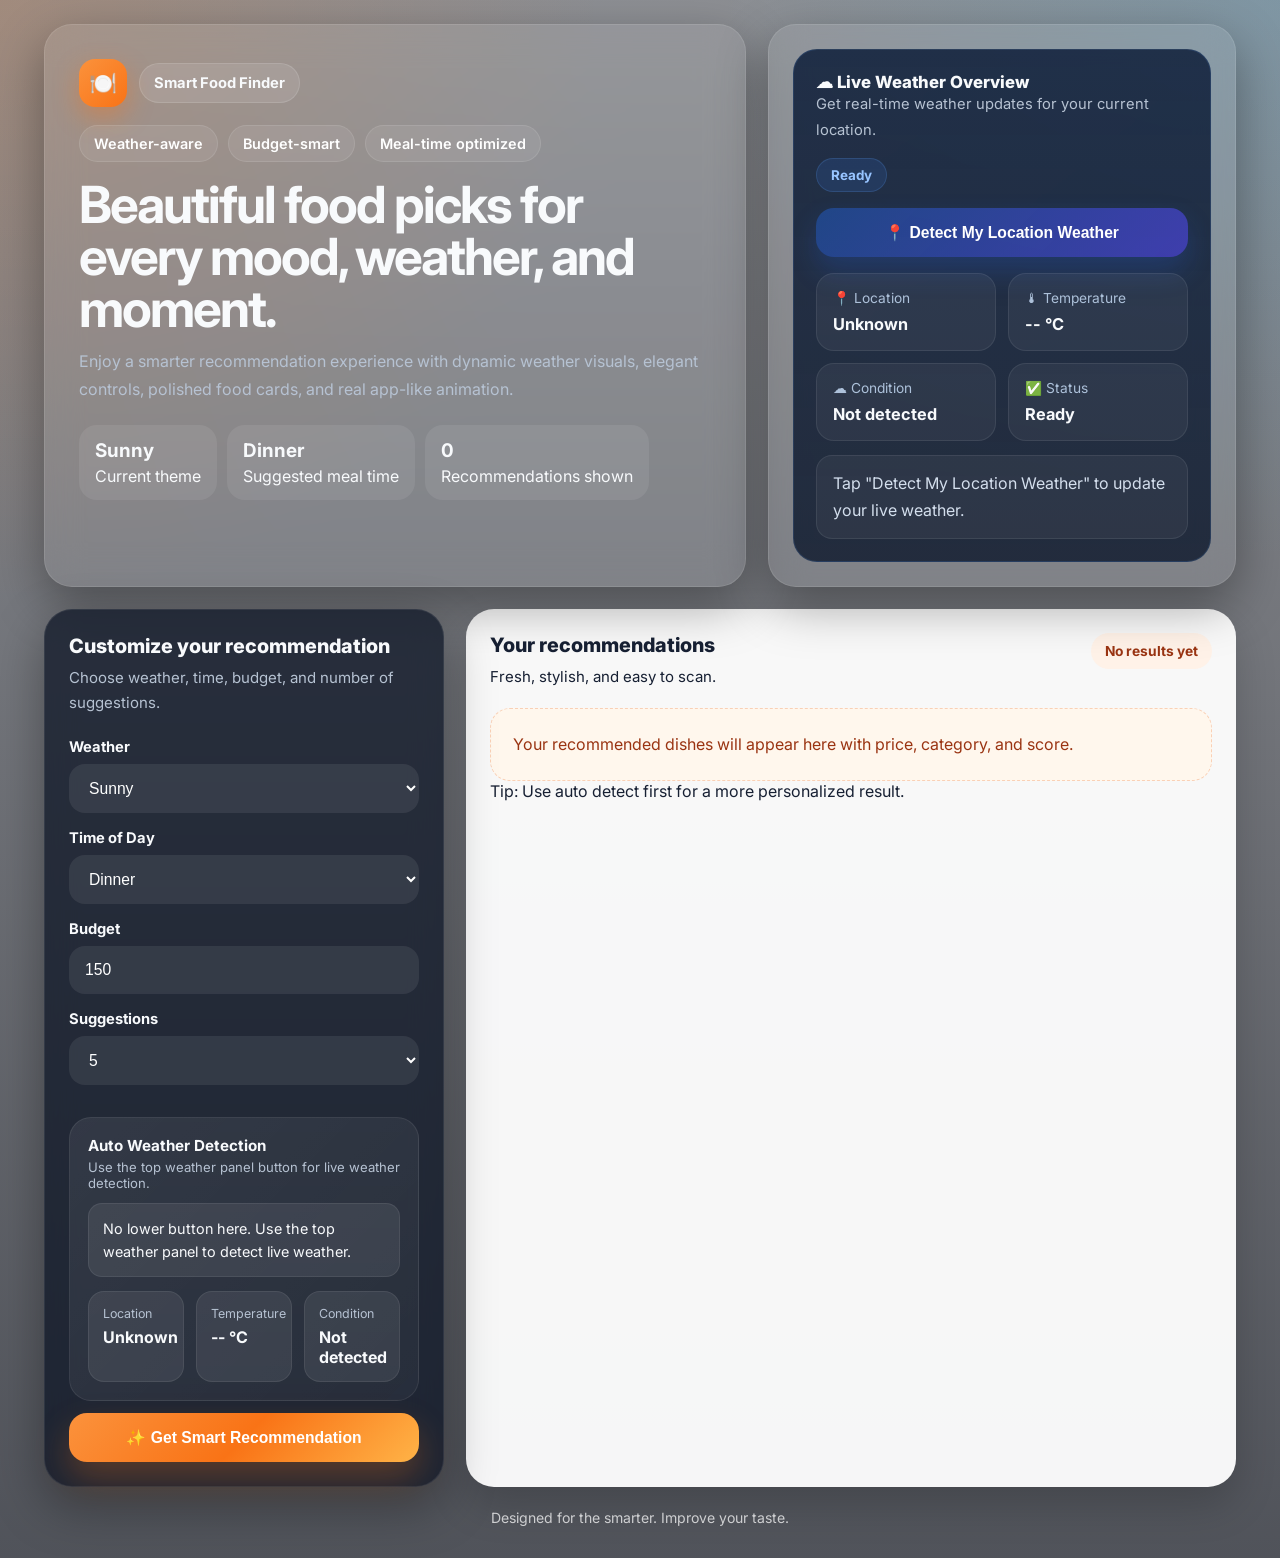
<file: food_ai_project/improved/website_demo.html>
<!DOCTYPE html>
<html lang="en">
<head>
<meta charset="UTF-8">
<meta name="viewport" content="width=device-width, initial-scale=1.0">
<title>Smart Food Recommendation</title>
<link href="https://fonts.googleapis.com/css2?family=Inter:wght@400;500;600;700;800&display=swap" rel="stylesheet">

<style>
:root{
  --text:#f8fafc;
  --muted:#b6c2d2;
  --card-text:#172033;
  --orange1:#fb923c;
  --orange2:#f97316;
  --green1:#10b981;
  --green2:#34d399;
  --shadow:0 18px 50px rgba(0,0,0,0.35);
  --ease:280ms ease;
}

*{box-sizing:border-box}

html,body{
  margin:0;
  min-height:100%;
  font-family:'Inter',sans-serif;
  color:var(--text);
}

body{
  background:
    radial-gradient(circle at 10% 10%, rgba(249,115,22,0.18), transparent 26%),
    radial-gradient(circle at 90% 10%, rgba(56,189,248,0.18), transparent 24%),
    linear-gradient(180deg, rgba(8,12,24,0.9), rgba(8,12,24,0.96)),
    url('https://images.unsplash.com/photo-1504674900247-0877df9cc836?auto=format&fit=crop&w=1600&q=80') center/cover fixed no-repeat;
  overflow-x:hidden;
}

.page{
  position:relative;
  z-index:1;
  max-width:1240px;
  margin:0 auto;
  padding:24px;
}

.glass{
  background:rgba(255,255,255,0.08);
  border:1px solid rgba(255,255,255,0.1);
  backdrop-filter:blur(18px);
  -webkit-backdrop-filter:blur(18px);
  box-shadow:var(--shadow);
  border-radius:28px;
}

.hero{
  display:grid;
  grid-template-columns:1.2fr .8fr;
  gap:22px;
}

.hero-main{
  padding:34px;
  min-height:250px;
  animation:fadeUp .7s ease both;
}

.brand{
  display:flex;
  align-items:center;
  gap:12px;
  margin-bottom:18px;
}

.brand-badge{
  width:48px;
  height:48px;
  display:grid;
  place-items:center;
  border-radius:16px;
  background:linear-gradient(135deg,var(--orange1),var(--orange2));
  box-shadow:0 10px 26px rgba(249,115,22,.4);
  font-size:1.4rem;
}

.brand-tag{
  padding:10px 14px;
  border-radius:999px;
  background:rgba(255,255,255,0.1);
  border:1px solid rgba(255,255,255,0.12);
  font-weight:700;
  font-size:.92rem;
}

.pill-row,.stats{
  display:flex;
  flex-wrap:wrap;
  gap:10px;
}

.pill{
  padding:9px 14px;
  border-radius:999px;
  background:rgba(255,255,255,0.08);
  border:1px solid rgba(255,255,255,0.1);
  color:#fff;
  font-weight:600;
  font-size:.9rem;
}

h1{
  margin:16px 0 12px;
  font-size:clamp(2rem, 4vw, 3.7rem);
  line-height:1.02;
  letter-spacing:-0.04em;
}

.hero p{
  margin:0;
  color:var(--muted);
  line-height:1.75;
  max-width:700px;
}

.stats{margin-top:22px}

.stat-box{
  min-width:135px;
  padding:14px 16px;
  border-radius:18px;
  background:rgba(255,255,255,0.08);
}

.stat-box strong{
  display:block;
  font-size:1.18rem;
  margin-bottom:4px;
}

.side-panel{
  padding:24px;
}

.weather-status{
  border-radius:24px;
  padding:22px;
  background:linear-gradient(180deg, rgba(17,33,60,.88), rgba(14,25,45,.82));
  border:1px solid rgba(96,165,250,0.14);
}

.weather-topbar{
  display:flex;
  justify-content:space-between;
  gap:14px;
  margin-bottom:16px;
  flex-wrap:wrap;
}

.weather-title-inline{
  margin:0;
  font-size:1.05rem;
  font-weight:800;
}

.weather-mini-text{
  margin:7px 0 0;
  color:#bfd0e6;
  line-height:1.65;
  font-size:.92rem;
}

.weather-badge{
  padding:8px 14px;
  border-radius:999px;
  background:rgba(59,130,246,.14);
  border:1px solid rgba(96,165,250,.18);
  color:#97c4ff;
  font-weight:700;
  font-size:.84rem;
}

.detect-btn{
  width:100%;
  border:none;
  cursor:pointer;
  border-radius:18px;
  padding:15px 18px;
  color:#fff;
  font-size:.98rem;
  font-weight:800;
  background:linear-gradient(135deg, rgba(31,90,190,.55), rgba(79,70,229,.65));
  box-shadow:0 14px 28px rgba(37,99,235,.22);
}

.detect-btn:disabled{
  opacity:.7;
  cursor:not-allowed;
}

.weather-cards-grid{
  margin-top:16px;
  display:grid;
  grid-template-columns:repeat(2,minmax(0,1fr));
  gap:12px;
}

.weather-info-card{
  padding:16px;
  border-radius:18px;
  background:rgba(255,255,255,0.05);
  border:1px solid rgba(255,255,255,0.08);
}

.weather-info-card span{
  display:block;
  color:#adc1da;
  font-size:.86rem;
  margin-bottom:8px;
}

.weather-info-card strong{
  display:block;
  font-size:1.02rem;
}

.weatherInfoBox{
  margin-top:14px;
  padding:14px 16px;
  border-radius:16px;
  background:rgba(255,255,255,0.05);
  border:1px solid rgba(255,255,255,0.08);
  color:#d4dfed;
  line-height:1.7;
}

.main-grid{
  display:grid;
  grid-template-columns:400px 1fr;
  gap:22px;
  margin-top:22px;
}

.panel{
  padding:24px;
  border-radius:28px;
}

.panel-dark{
  background:rgba(10,19,35,0.72);
  border:1px solid rgba(255,255,255,0.08);
  box-shadow:var(--shadow);
  backdrop-filter:blur(16px);
}

.panel-light{
  background:rgba(255,255,255,.95);
  color:var(--card-text);
  box-shadow:0 18px 40px rgba(0,0,0,.18);
}

.heading{
  margin:0;
  font-size:1.24rem;
  font-weight:800;
}

.subheading{
  margin:8px 0 0;
  color:var(--muted);
  line-height:1.65;
  font-size:.94rem;
}

.panel-light .heading,
.panel-light .subheading,
.panel-light .small-note{
  color:var(--card-text);
}

.form-grid{
  display:grid;
  gap:16px;
  margin-top:22px;
}

.field{
  display:grid;
  gap:8px;
}

.field label{
  font-size:.92rem;
  font-weight:700;
}

select,input{
  width:100%;
  border:none;
  outline:none;
  padding:15px 16px;
  border-radius:16px;
  background:rgba(255,255,255,0.08);
  color:#fff;
  font-size:.98rem;
}

select option{
  color:#111827;
}

.actions{
  display:grid;
  gap:12px;
  margin-top:14px;
}

.btn{
  border:none;
  cursor:pointer;
  width:100%;
  padding:15px 18px;
  border-radius:18px;
  font-weight:800;
  font-size:.98rem;
}

.btn-primary{
  color:#fff;
  background:linear-gradient(135deg,var(--orange1),var(--orange2),#ffb347);
  box-shadow:0 16px 34px rgba(249,115,22,.28);
}

.weather-detect-card{
  margin-top:18px;
  padding:18px;
  border-radius:22px;
  background:linear-gradient(135deg, rgba(255,255,255,0.08), rgba(255,255,255,0.04));
  border:1px solid rgba(255,255,255,0.08);
}

.weather-detect-title{
  font-size:.95rem;
  font-weight:700;
}

.weather-detect-subtitle{
  font-size:.82rem;
  color:var(--muted);
  margin-top:4px;
}

.detect-status{
  margin-top:12px;
  padding:13px 14px;
  border-radius:14px;
  font-size:.9rem;
  line-height:1.6;
  background:rgba(255,255,255,0.08);
  border:1px solid rgba(255,255,255,0.08);
}

.detect-status.loading{
  background:linear-gradient(90deg, rgba(255,255,255,0.08) 25%, rgba(255,255,255,0.16) 37%, rgba(255,255,255,0.08) 63%);
  background-size:400% 100%;
  animation:shimmer 1.2s linear infinite;
}

.detect-result{
  margin-top:14px;
  display:grid;
  grid-template-columns:repeat(3,minmax(0,1fr));
  gap:12px;
}

.detect-result-card{
  padding:14px;
  border-radius:16px;
  background:rgba(255,255,255,0.08);
  border:1px solid rgba(255,255,255,0.08);
}

.detect-result-card span{
  display:block;
  font-size:.78rem;
  color:var(--muted);
  margin-bottom:6px;
}

.result-top{
  display:flex;
  align-items:flex-start;
  justify-content:space-between;
  gap:16px;
  margin-bottom:18px;
}

.result-chip{
  padding:10px 14px;
  border-radius:999px;
  background:#fff2e8;
  color:#9a3412;
  font-weight:700;
  font-size:.86rem;
}

.result-grid{
  display:grid;
  gap:16px;
}

.food-card{
  display:grid;
  grid-template-columns:180px 1fr auto;
  gap:18px;
  align-items:center;
  background:linear-gradient(135deg, rgba(255,255,255,0.99), rgba(255,248,242,0.96));
  border:1px solid rgba(255,122,24,0.12);
  border-radius:22px;
  padding:16px;
  box-shadow:0 12px 28px rgba(15,23,42,0.08);
}

.food-image-wrap{
  position:relative;
}

.food-card img{
  width:100%;
  height:130px;
  object-fit:cover;
  border-radius:18px;
  display:block;
  background:#f3f4f6;
}

.rank-badge{
  position:absolute;
  top:10px;
  left:10px;
  padding:7px 10px;
  border-radius:999px;
  background:rgba(15,23,42,.74);
  color:#fff;
  font-size:.76rem;
  font-weight:700;
}

.food-card h3{
  margin:0 0 10px;
  color:#0f172a;
  font-size:1.18rem;
}

.food-meta{
  display:flex;
  flex-wrap:wrap;
  gap:10px;
  margin-top:8px;
}

.food-meta span{
  padding:8px 10px;
  border-radius:12px;
  background:#fff7ed;
  color:#9a3412;
  font-size:.83rem;
  font-weight:600;
}

.food-score{
  text-align:right;
  min-width:110px;
}

.score-ring{
  width:84px;
  height:84px;
  margin-left:auto;
  border-radius:50%;
  display:grid;
  place-items:center;
  background:conic-gradient(#fb923c 0deg, #f59e0b var(--scoreDeg, 220deg), #fde7cf var(--scoreDeg, 220deg), #fde7cf 360deg);
  position:relative;
}

.score-ring::before{
  content:"";
  position:absolute;
  inset:8px;
  border-radius:50%;
  background:#fff;
}

.score-ring strong{
  position:relative;
  z-index:1;
  color:#9a3412;
  font-size:1rem;
}

.badge{
  display:inline-flex;
  align-items:center;
  justify-content:center;
  margin-top:10px;
  padding:8px 12px;
  border-radius:999px;
  background:linear-gradient(135deg,var(--green1),var(--green2));
  color:white;
  font-size:.8rem;
  font-weight:700;
}

.empty-state,
.status-message{
  border-radius:20px;
  padding:22px;
  background:#fff7ed;
  border:1px dashed rgba(234,88,12,0.24);
  color:#9a3412;
  line-height:1.7;
}

.footer-note{
  text-align:center;
  color:rgba(255,255,255,0.72);
  margin:22px 0 8px;
  font-size:.88rem;
}

@keyframes shimmer{
  0%{background-position:100% 0}
  100%{background-position:-100% 0}
}

@keyframes fadeUp{
  from{opacity:0;transform:translateY(22px)}
  to{opacity:1;transform:translateY(0)}
}

@media (max-width:1080px){
  .hero,.main-grid{grid-template-columns:1fr}
}

@media (max-width:720px){
  .page{padding:16px}
  .hero-main,.side-panel,.panel{padding:20px}
  .weather-cards-grid,
  .detect-result{grid-template-columns:1fr}
  .food-card{grid-template-columns:1fr}
  .food-score{text-align:left}
  .score-ring{margin-left:0}
  h1{font-size:2.2rem}
}
</style>
</head>

<body>
<div class="page">

<section class="hero">
  <div class="hero-main glass">
    <div class="brand">
      <div class="brand-badge">🍽️</div>
      <div class="brand-tag">Smart Food Finder</div>
    </div>

    <div class="pill-row">
      <span class="pill">Weather-aware</span>
      <span class="pill">Budget-smart</span>
      <span class="pill">Meal-time optimized</span>
    </div>

    <h1>Beautiful food picks for every mood, weather, and moment.</h1>
    <p>
      Enjoy a smarter recommendation experience with dynamic weather visuals,
      elegant controls, polished food cards, and real app-like animation.
    </p>

    <div class="stats">
      <div class="stat-box">
        <strong id="heroWeather">Sunny</strong>
        <span>Current theme</span>
      </div>
      <div class="stat-box">
        <strong id="heroMeal">Lunch</strong>
        <span>Suggested meal time</span>
      </div>
      <div class="stat-box">
        <strong id="heroCount">0</strong>
        <span>Recommendations shown</span>
      </div>
    </div>
  </div>

  <aside class="side-panel glass">
    <div class="weather-status">
      <div class="weather-topbar">
        <div>
          <h3 class="weather-title-inline">☁ Live Weather Overview</h3>
          <p class="weather-mini-text">Get real-time weather updates for your current location.</p>
        </div>
        <span class="weather-badge" id="metaStatusBadge">Ready</span>
      </div>

      <button id="detectBtnTop" class="detect-btn" onclick="detectWeather()">
        📍 Detect My Location Weather
      </button>

      <div class="weather-cards-grid">
        <div class="weather-info-card">
          <span>📍 Location</span>
          <strong id="metaLocation">Unknown</strong>
        </div>
        <div class="weather-info-card">
          <span>🌡 Temperature</span>
          <strong id="metaTemp">-- °C</strong>
        </div>
        <div class="weather-info-card">
          <span>☁ Condition</span>
          <strong id="metaCondition">Not detected</strong>
        </div>
        <div class="weather-info-card">
          <span>✅ Status</span>
          <strong id="metaStatus">Ready</strong>
        </div>
      </div>

      <div id="weatherInfo" class="weatherInfoBox">
        Tap "Detect My Location Weather" to update your live weather.
      </div>
    </div>
  </aside>
</section>

<section class="main-grid">
  <div class="panel panel-dark">
    <h2 class="heading">Customize your recommendation</h2>
    <p class="subheading">Choose weather, time, budget, and number of suggestions.</p>

    <div class="form-grid">
      <div class="field">
        <label for="weather">Weather</label>
        <select id="weather">
          <option>Sunny</option>
          <option>Rainy</option>
          <option>Cloudy</option>
          <option>Cold</option>
          <option>Hot</option>
        </select>
      </div>

      <div class="field">
        <label for="day_time">Time of Day</label>
        <select id="day_time">
          <option>Breakfast</option>
          <option>Lunch</option>
          <option>Dinner</option>
        </select>
      </div>

      <div class="field">
        <label for="price">Budget</label>
        <input type="number" id="price" value="150" min="0" placeholder="Enter your budget">
      </div>

      <div class="field">
        <label for="top_n">Suggestions</label>
        <select id="top_n">
          <option>3</option>
          <option selected>5</option>
          <option>7</option>
        </select>
      </div>
    </div>

    <div class="actions">
      <div class="weather-detect-card">
        <div class="weather-detect-title">Auto Weather Detection</div>
        <div class="weather-detect-subtitle">Use the top weather panel button for live weather detection.</div>

        <div id="detectStatus" class="detect-status">
          No lower button here. Use the top weather panel to detect live weather.
        </div>

        <div class="detect-result">
          <div class="detect-result-card">
            <span>Location</span>
            <strong id="detectLocation">Unknown</strong>
          </div>
          <div class="detect-result-card">
            <span>Temperature</span>
            <strong id="detectTemp">-- °C</strong>
          </div>
          <div class="detect-result-card">
            <span>Condition</span>
            <strong id="detectCondition">Not detected</strong>
          </div>
        </div>
      </div>

      <button class="btn btn-primary" onclick="getSuggestion()">✨ Get Smart Recommendation</button>
    </div>
  </div>

  <div class="panel panel-light">
    <div class="result-top">
      <div>
        <h2 class="heading">Your recommendations</h2>
        <p class="subheading">Fresh, stylish, and easy to scan.</p>
      </div>
      <div class="result-chip" id="resultSummary">No results yet</div>
    </div>

    <div id="result">
      <div class="empty-state">
        Your recommended dishes will appear here with price, category, and score.
      </div>
    </div>

    <div class="small-note">Tip: Use auto detect first for a more personalized result.</div>
  </div>
</section>

<div class="footer-note">Designed for the smarter. Improve your taste.</div>
</div>

<script>
const API_BASE =
  window.location.hostname === "127.0.0.1" || window.location.hostname === "localhost"
    ? "http://127.0.0.1:5000"
    : "";

const weatherBackgrounds = {
  Sunny: "https://images.unsplash.com/photo-1502082553048-f009c37129b9?auto=format&fit=crop&w=1600&q=80",
  Rainy: "https://images.unsplash.com/photo-1501594907352-04cda38ebc29?auto=format&fit=crop&w=1600&q=80",
  Cloudy: "https://images.unsplash.com/photo-1503437313881-503a91226402?auto=format&fit=crop&w=1600&q=80",
  Cold: "https://images.unsplash.com/photo-1608889175123-8ee362201f81?auto=format&fit=crop&w=1600&q=80",
  Hot: "https://images.unsplash.com/photo-1504754524776-8f4f37790ca0?auto=format&fit=crop&w=1600&q=80"
};

function escapeHtml(value) {
  return String(value ?? "")
    .replace(/&/g, "&amp;")
    .replace(/</g, "&lt;")
    .replace(/>/g, "&gt;")
    .replace(/"/g, "&quot;")
    .replace(/'/g, "&#039;");
}

function updateBackground(weather) {
  const img = weatherBackgrounds[weather] || weatherBackgrounds.Sunny;
  document.body.style.background = `
    radial-gradient(circle at top left, rgba(255, 122, 24, 0.18), transparent 30%),
    radial-gradient(circle at top right, rgba(56, 189, 248, 0.16), transparent 28%),
    linear-gradient(rgba(6, 10, 20, 0.46), rgba(6, 10, 20, 0.7)),
    url('${img}') center/cover fixed no-repeat
  `;
  document.getElementById("heroWeather").textContent = weather;
}

function getCurrentMealTime() {
  const hour = new Date().getHours();
  if (hour >= 5 && hour < 11) return "Breakfast";
  if (hour >= 11 && hour < 17) return "Lunch";
  return "Dinner";
}

function updateMealTimeUI() {
  const meal = getCurrentMealTime();
  document.getElementById("day_time").value = meal;
  document.getElementById("heroMeal").textContent = meal;
}

function updateWeatherStatusUI(statusText, badgeText = statusText) {
  document.getElementById("metaStatus").textContent = statusText;
  document.getElementById("metaStatusBadge").textContent = badgeText;
}

function normalizeScore(score) {
  const n = Number(score);
  if (Number.isNaN(n)) return 82;
  if (n <= 1) return Math.round(n * 100);
  if (n <= 10) return Math.round(n * 10);
  return Math.max(0, Math.min(100, Math.round(n)));
}

async function detectWeather() {
  const detectBtnTop = document.getElementById("detectBtnTop");
  const detectStatus = document.getElementById("detectStatus");

  detectBtnTop.disabled = true;
  detectStatus.className = "detect-status loading";
  detectStatus.innerHTML = "Detecting your live location and weather...";
  updateWeatherStatusUI("Detecting", "Detecting");

  if (!navigator.geolocation) {
    detectStatus.className = "detect-status";
    detectStatus.innerHTML = "❌ Geolocation is not supported in this browser.";
    updateWeatherStatusUI("Error", "Error");
    detectBtnTop.disabled = false;
    return;
  }

  navigator.geolocation.getCurrentPosition(async pos => {
    try {
      const res = await fetch(`${API_BASE}/current-weather`, {
        method: "POST",
        headers: { "Content-Type": "application/json" },
        body: JSON.stringify({
          lat: pos.coords.latitude,
          lon: pos.coords.longitude
        })
      });

      const data = await res.json();

      if (!res.ok || data.error) {
        throw new Error(data.error || "Weather request failed");
      }

      updateMealTimeUI();

      const weatherLabel = data.weather_label || "Sunny";
      document.getElementById("weather").value = weatherLabel;
      updateBackground(weatherLabel);

      const city = data.city || "Detected Location";
      const temp = data.temp_c ?? "--";
      const condition = data.main_condition || weatherLabel;

      document.getElementById("metaLocation").textContent = city;
      document.getElementById("metaTemp").textContent = `${temp} °C`;
      document.getElementById("metaCondition").textContent = condition;
      updateWeatherStatusUI("Updated", "Updated");

      document.getElementById("detectLocation").textContent = city;
      document.getElementById("detectTemp").textContent = `${temp} °C`;
      document.getElementById("detectCondition").textContent = condition;

      document.getElementById("weatherInfo").innerHTML = `
        <strong style="color:#fff;">Live weather updated successfully.</strong><br>
        <span style="color:#cbd5e1;">
          ${escapeHtml(city)} • ${escapeHtml(temp)} °C • ${escapeHtml(condition)}
        </span>
      `;

      detectStatus.className = "detect-status";
      detectStatus.innerHTML = `✅ Weather detected for <strong>${escapeHtml(city)}</strong>.`;

    } catch (error) {
      console.error(error);
      detectStatus.className = "detect-status";
      detectStatus.innerHTML = `❌ Weather output failed: ${escapeHtml(error.message)}`;
      updateWeatherStatusUI("Error", "Error");
      document.getElementById("weatherInfo").innerHTML = `
        <strong style="color:#fff;">Weather update failed.</strong><br>
        <span style="color:#cbd5e1;">Make sure Flask has the /current-weather route and is running.</span>
      `;
    } finally {
      detectBtnTop.disabled = false;
    }
  }, error => {
    detectStatus.className = "detect-status";
    detectStatus.innerHTML = `❌ Location permission denied or unavailable. Error code: ${error.code}`;
    updateWeatherStatusUI("Error", "Error");
    detectBtnTop.disabled = false;
  }, {
    enableHighAccuracy: true,
    timeout: 15000,
    maximumAge: 0
  });
}

async function getSuggestion() {
  const result = document.getElementById("result");
  const topN = document.getElementById("top_n").value;

  result.innerHTML = '<div class="status-message loading">Preparing your smart food recommendations...</div>';
  document.getElementById("resultSummary").textContent = "Loading results";

  try {
    const res = await fetch(`${API_BASE}/recommend`, {
      method: "POST",
      headers: { "Content-Type": "application/json" },
      body: JSON.stringify({
        weather: document.getElementById("weather").value,
        day_time: document.getElementById("day_time").value,
        price: document.getElementById("price").value,
        top_n: topN
      })
    });

    const data = await res.json();

    if (!res.ok || data.error) {
      result.innerHTML = `<div class="status-message">❌ ${escapeHtml(data.error || "Recommendation failed")}</div>`;
      document.getElementById("resultSummary").textContent = "Request failed";
      return;
    }

    if (!data.recommendations || data.recommendations.length === 0) {
      result.innerHTML = '<div class="empty-state">No recommendations found.</div>';
      document.getElementById("resultSummary").textContent = "0 results";
      document.getElementById("heroCount").textContent = "0";
      return;
    }

    document.getElementById("resultSummary").textContent = `${data.recommendations.length} results found`;
    document.getElementById("heroCount").textContent = String(data.recommendations.length);

    result.innerHTML = `
      <div class="result-grid">
        ${data.recommendations.map((f, index) => {
          const score = normalizeScore(f.score);
          const deg = Math.round((score / 100) * 360);
          // ✅ FIX: Use price_range as actual price when f.price is null/N/A
          const price = (f.price != null && f.price !== "N/A") ? f.price : (f.price_range ?? f.avg_price ?? "N/A");

          return `
            <article class="food-card">
              <div class="food-image-wrap">
                <img src="${escapeHtml(f.food_image || '')}" alt="${escapeHtml(f.food_item)}" onerror="this.src='https://via.placeholder.com/400x280?text=Food+Image';">
                <div class="rank-badge">Top ${index + 1}</div>
              </div>

              <div>
                <h3>${escapeHtml(f.food_item)}</h3>

                <div class="food-meta">
                  <span>Category: ${escapeHtml(f.category || "Food")}</span>
                  <span>Price: ${escapeHtml(price)} Tk</span>
                </div>

                <p style="margin:12px 0 0;color:#475569;line-height:1.7;">
                  A strong fit for <strong>${escapeHtml(document.getElementById("weather").value)}</strong> weather during
                  <strong>${escapeHtml(document.getElementById("day_time").value)}</strong>.
                </p>
              </div>

              <div class="food-score">
                <div class="score-ring" style="--scoreDeg:${deg}deg">
                  <strong>${score}%</strong>
                </div>
                <div class="badge">${escapeHtml(f.best_for_today || "Recommended")}</div>
              </div>
            </article>
          `;
        }).join("")}
      </div>
    `;
  } catch (error) {
    console.error(error);
    result.innerHTML = '<div class="status-message">❌ Recommendation server error. Please make sure the Flask API is running.</div>';
    document.getElementById("resultSummary").textContent = "Server error";
  }
}

document.getElementById("weather").addEventListener("change", function() {
  updateBackground(this.value);
});

window.onload = () => {
  updateMealTimeUI();
  updateBackground(document.getElementById("weather").value);
  document.getElementById("metaStatusBadge").textContent = "Ready";
};
</script>

</body>
</html>
</file>
